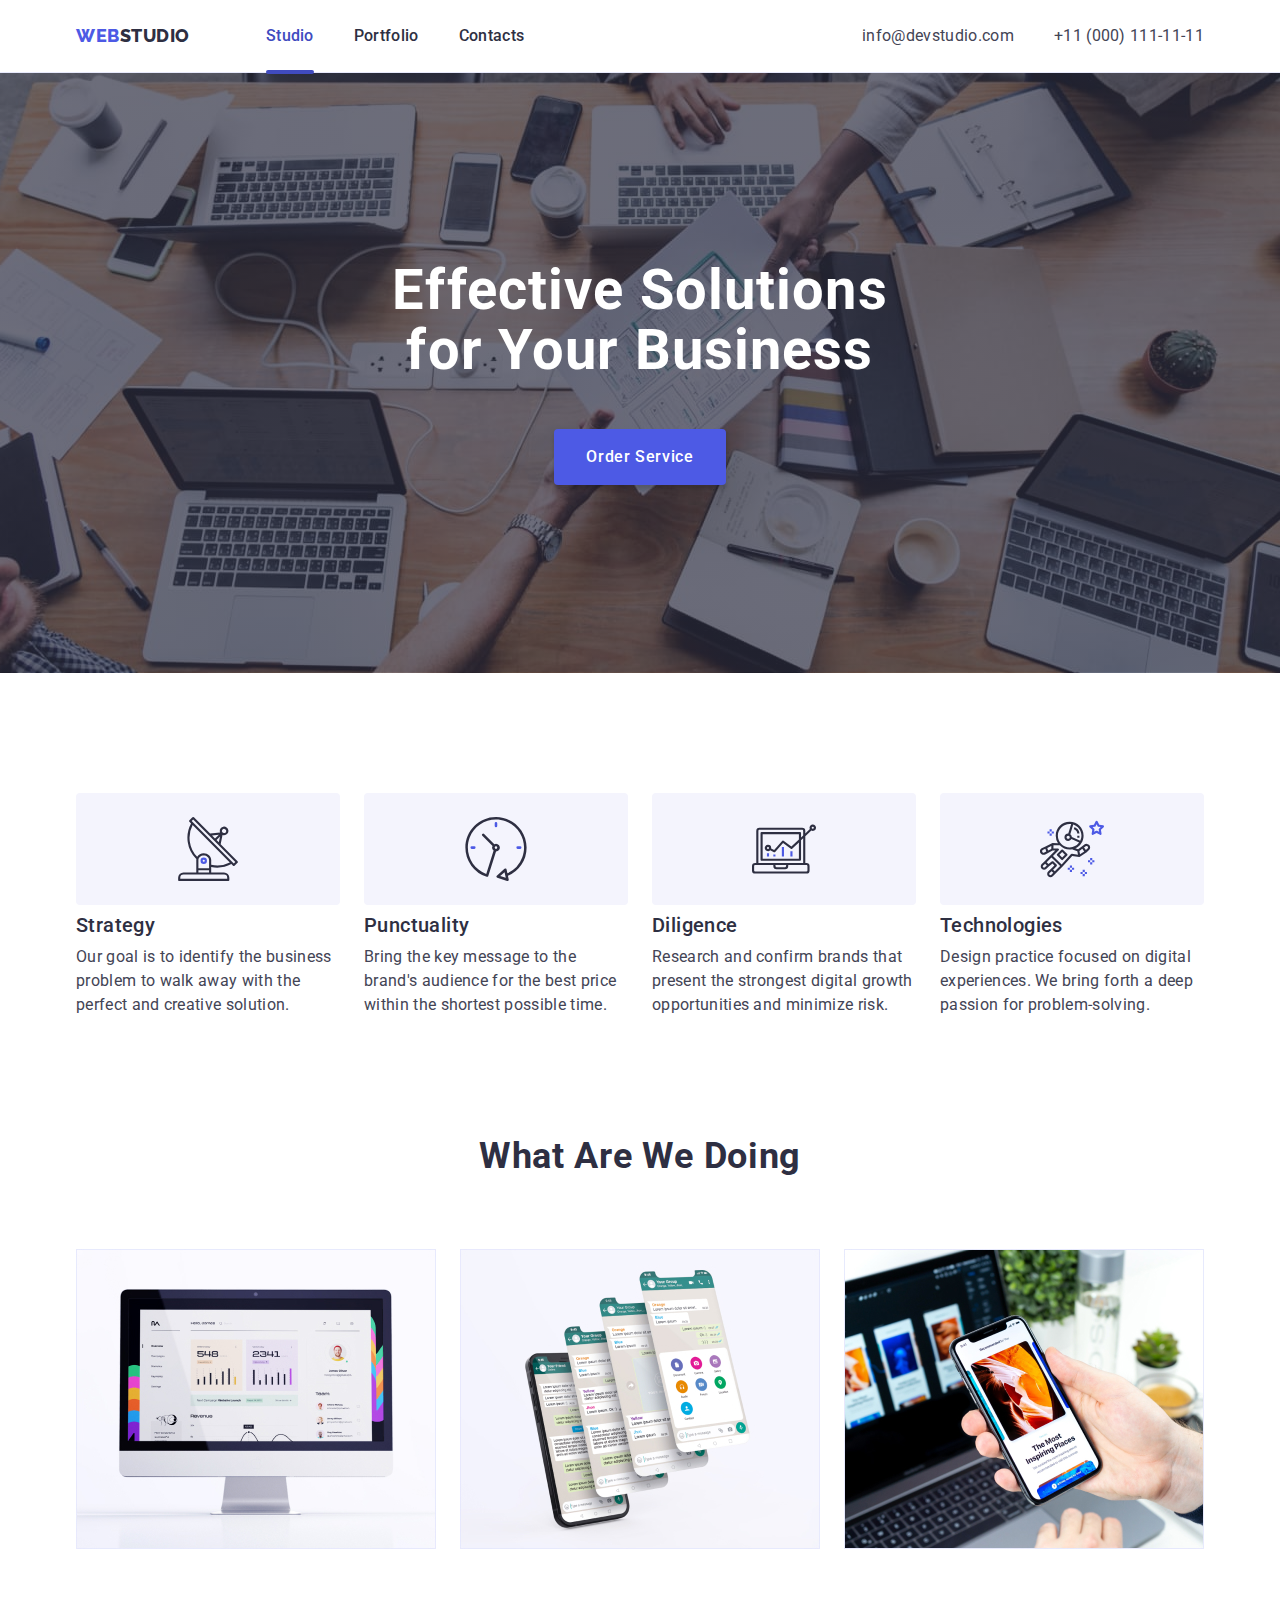
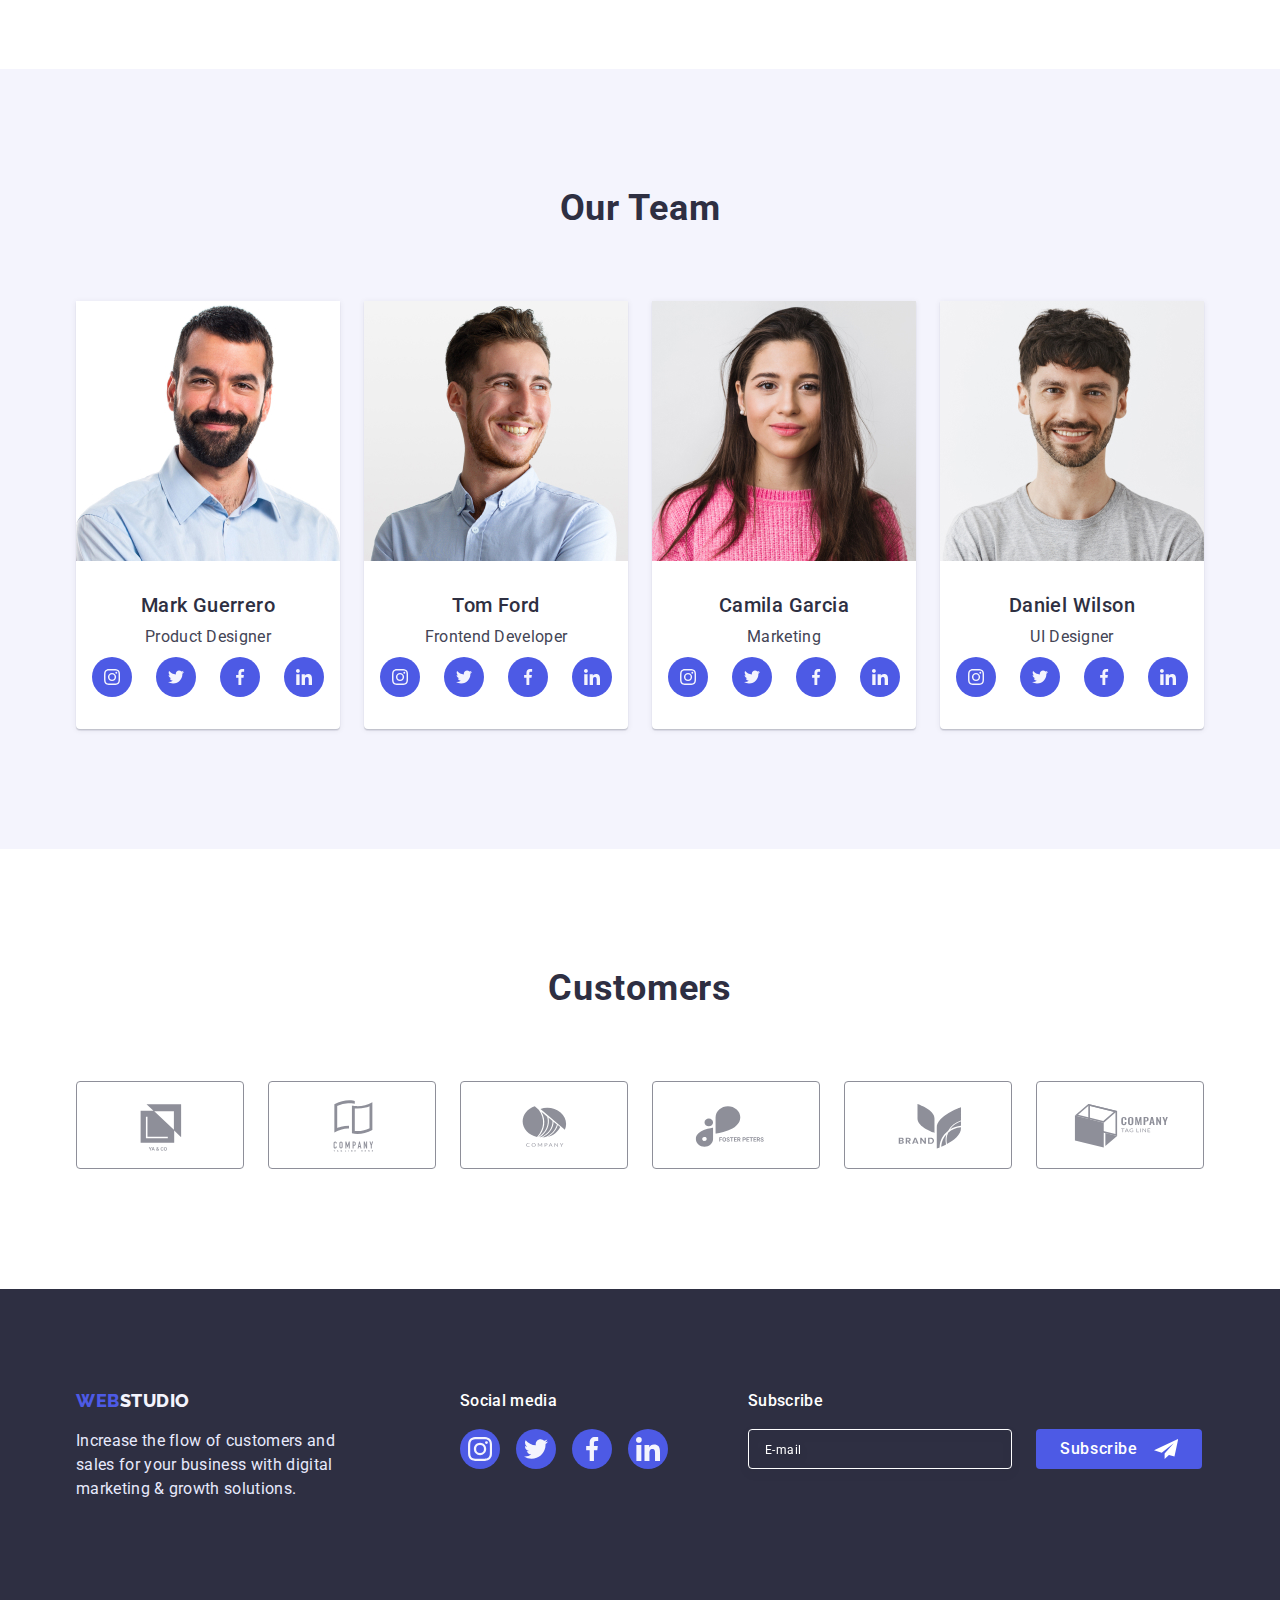
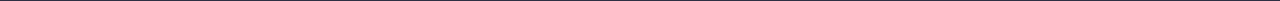
<file: index.html>
<!DOCTYPE html>
<html lang="en">
  <head>
    <meta charset="UTF-8" />
    <meta http-equiv="X-UA-Compatible" content="IE=edge" />
    <meta name="viewport" content="width=device-width, initial-scale=1.0" />
    <title>WebStudio</title>

    <link rel="preconnect" href="https://fonts.googleapis.com" />
    <link rel="preconnect" href="https://fonts.gstatic.com" crossorigin />
    <link
      href="https://fonts.googleapis.com/css2?family=Raleway:wght@800&family=Roboto:wght@400;500;700;900&display=swap"
      rel="stylesheet"
    />
    <link
      rel="stylesheet"
      href="https://cdnjs.cloudflare.com/ajax/libs/modern-normalize/1.1.0/modern-normalize.min.css"
    />
    <link rel="stylesheet" href="./css/styles.css" />
  </head>
  <body>
    <!-- Шапка -->
    <header class="header">
      <div class="container header-main">
        <nav class="nav-box">
          <a href="./index.html" class="header-logo link"
            >Web<span class="logo-item-studio">Studio</span></a
          >

          <ul class="nav-list list">
            <li class="nav-list-item">
              <a href="./index.html" class="nav-item link header-link-item"
                >Studio</a
              >
            </li>
            <li class="nav-list-item">
              <a href="./portfolio.html" class="nav-item link">Portfolio</a>
            </li>
            <li class="nav-list-item">
              <a href="" class="nav-item link">Contacts</a>
            </li>
          </ul>
        </nav>

        <!-- Контактна інформація -->
        <address class="address">
          <ul class="address-list list">
            <li class="address-item">
              <a href="mailto:info@devstudio.com" class="address-mail link"
                >info@devstudio.com</a
              >
            </li>
            <li class="address-item">
              <a href="tel:+110001111111" class="address-mail link"
                >+11 (000) 111-11-11</a
              >
            </li>
          </ul>
        </address>
      </div>
    </header>
    <!-- Main information -->
    <main>
      <!-- Hero image -->

      <section class="hero section">
        <div class="container hero-box">
          <h1 class="hero-title">Effective Solutions for Your Business</h1>
          <button type="button" class="hero-btn" data-modal-open>
            Order Service
          </button>
        </div>
      </section>

      <!-- Цінності компанії -->
      <section class="values section">
        <div class="container">
          <h2 class="values-title">Company features</h2>
          <ul class="values-list list">
            <li class="values-item icon-anntena">
              <div class="values-icon">
                <svg width="64px" height="64px">
                  <use href="./images/icons.svg#icon-antenna"></use>
                </svg>
              </div>

              <h3 class="values-item-title secondary-title">Strategy</h3>
              <p class="values-item-text">
                Our goal is to identify the business problem to walk away with
                the perfect and creative solution.
              </p>
            </li>
            <li class="values-item icon-clock">
              <div class="values-icon">
                <svg width="64px" height="64px">
                  <use href="./images/icons.svg#icon-clock"></use>
                </svg>
              </div>

              <h3 class="values-item-title secondary-title">Punctuality</h3>
              <p class="values-item-text">
                Bring the key message to the brand's audience for the best price
                within the shortest possible time.
              </p>
            </li>
            <li class="values-item icon-diagram">
              <div class="values-icon">
                <svg width="64px" height="64px">
                  <use href="./images/icons.svg#icon-diagram"></use>
                </svg>
              </div>

              <h3 class="values-item-title secondary-title">Diligence</h3>
              <p class="values-item-text">
                Research and confirm brands that present the strongest digital
                growth opportunities and minimize risk.
              </p>
            </li>
            <li class="values-item icon-astronaut">
              <div class="values-icon">
                <svg width="64px" height="64px">
                  <use href="./images/icons.svg#icon-astronaut"></use>
                </svg>
              </div>

              <h3 class="values-item-title secondary-title">Technologies</h3>
              <p class="values-item-text">
                Design practice focused on digital experiences. We bring forth a
                deep passion for problem-solving.
              </p>
            </li>
          </ul>
        </div>
      </section>
      <!-- Робота компанії -->
      <section class="work section">
        <div class="container">
          <h2 class="work-title primary-title">What are we doing</h2>
          <ul class="work-list list">
            <li class="work-item">
              <img
                src="./images/img1.jpg"
                alt="Десктопні додатки"
                width="360"
              />
            </li>
            <li class="work-item">
              <img src="./images/img2.jpg" alt="Мобільні додатки" width="360" />
            </li>
            <li class="work-item">
              <img
                src="./images/img3.jpg"
                alt="Комбіновані додатки"
                width="360"
              />
            </li>
          </ul>
        </div>
      </section>
      <!-- Працівники компанії -->
      <section class="team section">
        <div class="container">
          <h2 class="team-title primary-title">Our Team</h2>
          <ul class="team-list list">
            <li class="team-item">
              <img src="./images/Mark.jpg" alt="Mark Guerrero" width="264" />
              <div class="team-card">
                <h3 class="team-card-title">Mark Guerrero</h3>
                <p class="team-card-text">Product Designer</p>
                <ul class="icons-list list">
                  <li class="icons-item">
                    <a href="#" class="team-link-icon link"
                      ><svg class="icons-body">
                        <use
                          href="./images/icons.svg#icon-instagram"
                          class="team-icon-body"
                        ></use></svg
                    ></a>
                  </li>
                  <li class="icons-item">
                    <a href="#" class="team-link-icon link"
                      ><svg class="icons-body">
                        <use
                          href="./images/icons.svg#icon-twitter"
                          class="team-icon-body"
                        ></use></svg
                    ></a>
                  </li>
                  <li class="icons-item">
                    <a href="#" class="team-link-icon link"
                      ><svg class="icons-body">
                        <use
                          href="./images/icons.svg#icon-facebook"
                          class="team-icon-body"
                        ></use></svg
                    ></a>
                  </li>
                  <li class="icons-item">
                    <a href="#" class="team-link-icon link"
                      ><svg class="icons-body">
                        <use
                          href="./images/icons.svg#icon-linkedin"
                          class="team-icon-body"
                        ></use></svg
                    ></a>
                  </li>
                </ul>
              </div>
            </li>
            <li class="team-item">
              <img src="./images/Tom.jpg" alt="Tom Ford" width="264" />
              <div class="team-card">
                <h3 class="team-card-title">Tom Ford</h3>
                <p class="team-card-text">Frontend Developer</p>
                <ul class="icons-list list">
                  <li class="icons-item">
                    <a href="#" class="team-link-icon link"
                      ><svg class="icons-body">
                        <use
                          href="./images/icons.svg#icon-instagram"
                          class="team-icon-body"
                        ></use></svg
                    ></a>
                  </li>
                  <li class="icons-item">
                    <a href="#" class="team-link-icon link"
                      ><svg class="icons-body">
                        <use
                          href="./images/icons.svg#icon-twitter"
                          class="team-icon-body"
                        ></use></svg
                    ></a>
                  </li>
                  <li class="icons-item">
                    <a href="#" class="team-link-icon link"
                      ><svg class="icons-body">
                        <use
                          href="./images/icons.svg#icon-facebook"
                          class="team-icon-body"
                        ></use></svg
                    ></a>
                  </li>
                  <li class="icons-item">
                    <a href="#" class="team-link-icon link"
                      ><svg class="icons-body">
                        <use
                          href="./images/icons.svg#icon-linkedin"
                          class="team-icon-body"
                        ></use></svg
                    ></a>
                  </li>
                </ul>
              </div>
            </li>
            <li class="team-item">
              <img src="./images/Camila.jpg" alt="Camila Garcia" width="264" />
              <div class="team-card">
                <h3 class="team-card-title">Camila Garcia</h3>
                <p class="team-card-text">Marketing</p>
                <ul class="icons-list list">
                  <li class="icons-item">
                    <a href="#" class="team-link-icon link"
                      ><svg class="icons-body">
                        <use
                          href="./images/icons.svg#icon-instagram"
                          class="team-icon-body"
                        ></use></svg
                    ></a>
                  </li>
                  <li class="icons-item">
                    <a href="#" class="team-link-icon link"
                      ><svg class="icons-body">
                        <use
                          href="./images/icons.svg#icon-twitter"
                          class="team-icon-body"
                        ></use></svg
                    ></a>
                  </li>
                  <li class="icons-item">
                    <a href="#" class="team-link-icon link"
                      ><svg class="icons-body">
                        <use
                          href="./images/icons.svg#icon-facebook"
                          class="team-icon-body"
                        ></use></svg
                    ></a>
                  </li>
                  <li class="icons-item">
                    <a href="#" class="team-link-icon link"
                      ><svg class="icons-body">
                        <use
                          href="./images/icons.svg#icon-linkedin"
                          class="team-icon-body"
                        ></use></svg
                    ></a>
                  </li>
                </ul>
              </div>
            </li>
            <li class="team-item">
              <img src="./images/Daniel.jpg" alt="Daniel Wilson" width="264" />
              <div class="team-card">
                <h3 class="team-card-title">Daniel Wilson</h3>
                <p class="team-card-text">UI Designer</p>
                <ul class="icons-list list">
                  <li class="icons-item">
                    <a href="#" class="team-link-icon link"
                      ><svg class="icons-body">
                        <use
                          href="./images/icons.svg#icon-instagram"
                          class="team-icon-body"
                        ></use></svg
                    ></a>
                  </li>
                  <li class="icons-item">
                    <a href="#" class="team-link-icon link"
                      ><svg class="icons-body">
                        <use
                          href="./images/icons.svg#icon-twitter"
                          class="team-icon-body"
                        ></use></svg
                    ></a>
                  </li>
                  <li class="icons-item">
                    <a href="#" class="team-link-icon link"
                      ><svg class="icons-body">
                        <use
                          href="./images/icons.svg#icon-facebook"
                          class="team-icon-body"
                        ></use></svg
                    ></a>
                  </li>
                  <li class="icons-item">
                    <a href="#" class="team-link-icon link"
                      ><svg class="icons-body">
                        <use
                          href="./images/icons.svg#icon-linkedin"
                          class="team-icon-body"
                        ></use></svg
                    ></a>
                  </li>
                </ul>
              </div>
            </li>
          </ul>
        </div>
      </section>
      <section class="section">
        <div class="container">
          <h2 class="customers-title primary-title">Customers</h2>
          <ul class="list customers-list">
            <li>
              <a href="#" class="link customers-link">
                <svg class="customers-body">
                  <use
                    href="./images/icons.svg#icon-first-client"
                    class="customers-icon"
                  ></use></svg
              ></a>
            </li>
            <li>
              <a href="#" class="link customers-link">
                <svg class="customers-body">
                  <use
                    href="./images/icons.svg#icon-second-client"
                    class="customers-icon"
                  ></use></svg
              ></a>
            </li>
            <li>
              <a href="#" class="link customers-link">
                <svg class="customers-body">
                  <use
                    href="./images/icons.svg#icon-third-client"
                    class="customers-icon"
                  ></use></svg
              ></a>
            </li>
            <li>
              <a href="#" class="link customers-link">
                <svg class="customers-body">
                  <use
                    href="./images/icons.svg#icon-four-client"
                    class="customers-icon"
                  ></use></svg
              ></a>
            </li>
            <li>
              <a href="#" class="link customers-link">
                <svg class="customers-body">
                  <use
                    href="./images/icons.svg#icon-five-client"
                    class="customers-icon"
                  ></use></svg
              ></a>
            </li>
            <li>
              <a href="#" class="link customers-link">
                <svg class="customers-body">
                  <use
                    href="./images/icons.svg#icon-six-client"
                    class="customers-icon"
                  ></use></svg
              ></a>
            </li>
          </ul>
        </div>
      </section>
    </main>
    <!-- Footer -->
    <footer class="footer">
      <div class="container footer-container">
        <div class="footer-box">
          <a href="./index.html" class="header-logo link footer-logo"
            >Web<span class="logo-footer-studio">Studio</span></a
          >

          <p class="footer-text">
            Increase the flow of customers and sales for your business with
            digital marketing & growth solutions.
          </p>
        </div>
        <div class="footer-box-item">
          <h2 class="social-media-title">Social media</h2>
          <ul class="social-media-list list">
            <li class="icons-item">
              <a href="#" class="team-link-icon link social-media-icons"
                ><svg width="24px" height="24px">
                  <use
                    href="./images/icons.svg#icon-instagram"
                    class="team-icon-body"
                  ></use></svg
              ></a>
            </li>
            <li class="icons-item">
              <a href="#" class="team-link-icon link social-media-icons"
                ><svg width="24px" height="24px">
                  <use
                    href="./images/icons.svg#icon-twitter"
                    class="team-icon-body"
                  ></use></svg
              ></a>
            </li>
            <li class="icons-item">
              <a href="#" class="team-link-icon link social-media-icons"
                ><svg width="24px" height="24px">
                  <use
                    href="./images/icons.svg#icon-facebook"
                    class="team-icon-body"
                  ></use></svg
              ></a>
            </li>
            <li class="icons-item">
              <a href="#" class="team-link-icon link social-media-icons"
                ><svg width="24px" height="24px">
                  <use
                    href="./images/icons.svg#icon-linkedin"
                    class="team-icon-body"
                  ></use></svg
              ></a>
            </li>
          </ul>
        </div>
        <div class="subscribe-container">
          <p class="container-title">Subscribe</p>
          <form class="subscribe-form">
            <label class="subscribe-label">
              <input
                type="text"
                name="email"
                placeholder="E-mail"
                class="subscribe-input"
              />
            </label>
            <button type="submit" class="subscribe-button">
              Subscribe
              <svg width="24px" height="24px" class="send-icon">
                <use href="./images/icons.svg#icon-send"></use>
              </svg>
            </button>
          </form>
        </div>
      </div>
    </footer>

    <div class="backdrop is-hidden" data-modal>
      <div class="modal">
        <button type="button" class="button-close" data-modal-close>
          <svg width="8px" height="8px">
            <use href="./images/icons.svg#icon-close-black-18dp"></use>
          </svg>
        </button>
        <p class="modal-title">Leave your contacts and we will call you back</p>
        <form class="modal-form">
          <div class="modal-form-input">
            <div class="modal-input-wraper">
              <label for="name" class="modal-lable">Name</label>
              <div class="wraper-input">
                <input type="text" name="name" id="name" class="modal-input" />
                <svg width="18px" height="24px" class="modal-input-icon">
                  <use href="./images/icons.svg#icon-name"></use>
                </svg>
              </div>
            </div>
            <div class="modal-input-wraper">
              <label for="tel" class="modal-lable">Phone</label>
              <div class="wraper-input">
                <input type="tel" name="tel" id="tel" class="modal-input" />
                <svg width="18px" height="24px" class="modal-input-icon">
                  <use href="./images/icons.svg#icon-phone"></use>
                </svg>
              </div>
            </div>
            <div class="modal-input-wraper">
              <label for="email" class="modal-lable">Email</label>
              <div class="wraper-input">
                <input
                  type="email"
                  name="email"
                  id="email"
                  class="modal-input"
                />
                <svg width="18px" height="24px" class="modal-input-icon">
                  <use href="./images/icons.svg#icon-email"></use>
                </svg>
              </div>
            </div>
            <div class="modal-input-wraper">
              <label for="comment" class="modal-lable">Comment</label>
              <textarea
                name="comment"
                id="comment"
                placeholder="Text input"
                class="modal-textarea"
              ></textarea>
            </div>
          </div>
          <label class="policy-label">
            <input type="checkbox" name="policy" class="policy-input" />
            <span class="policy-checkbox">
              <svg width="10px" height="8px">
                <use href="./images/icons.svg#icon-vector"></use>
              </svg>
            </span>
            <span class="policy-text"
              >I accept the terms and conditions of the
              <a href="#" class="policy-link">Privacy Policy</a></span
            >
          </label>
          <button type="submit" class="modal-button">Send</button>
        </form>
      </div>
    </div>

    <!-- Script -->

    <script src="./modal.js"></script>
  </body>
</html>
</file>
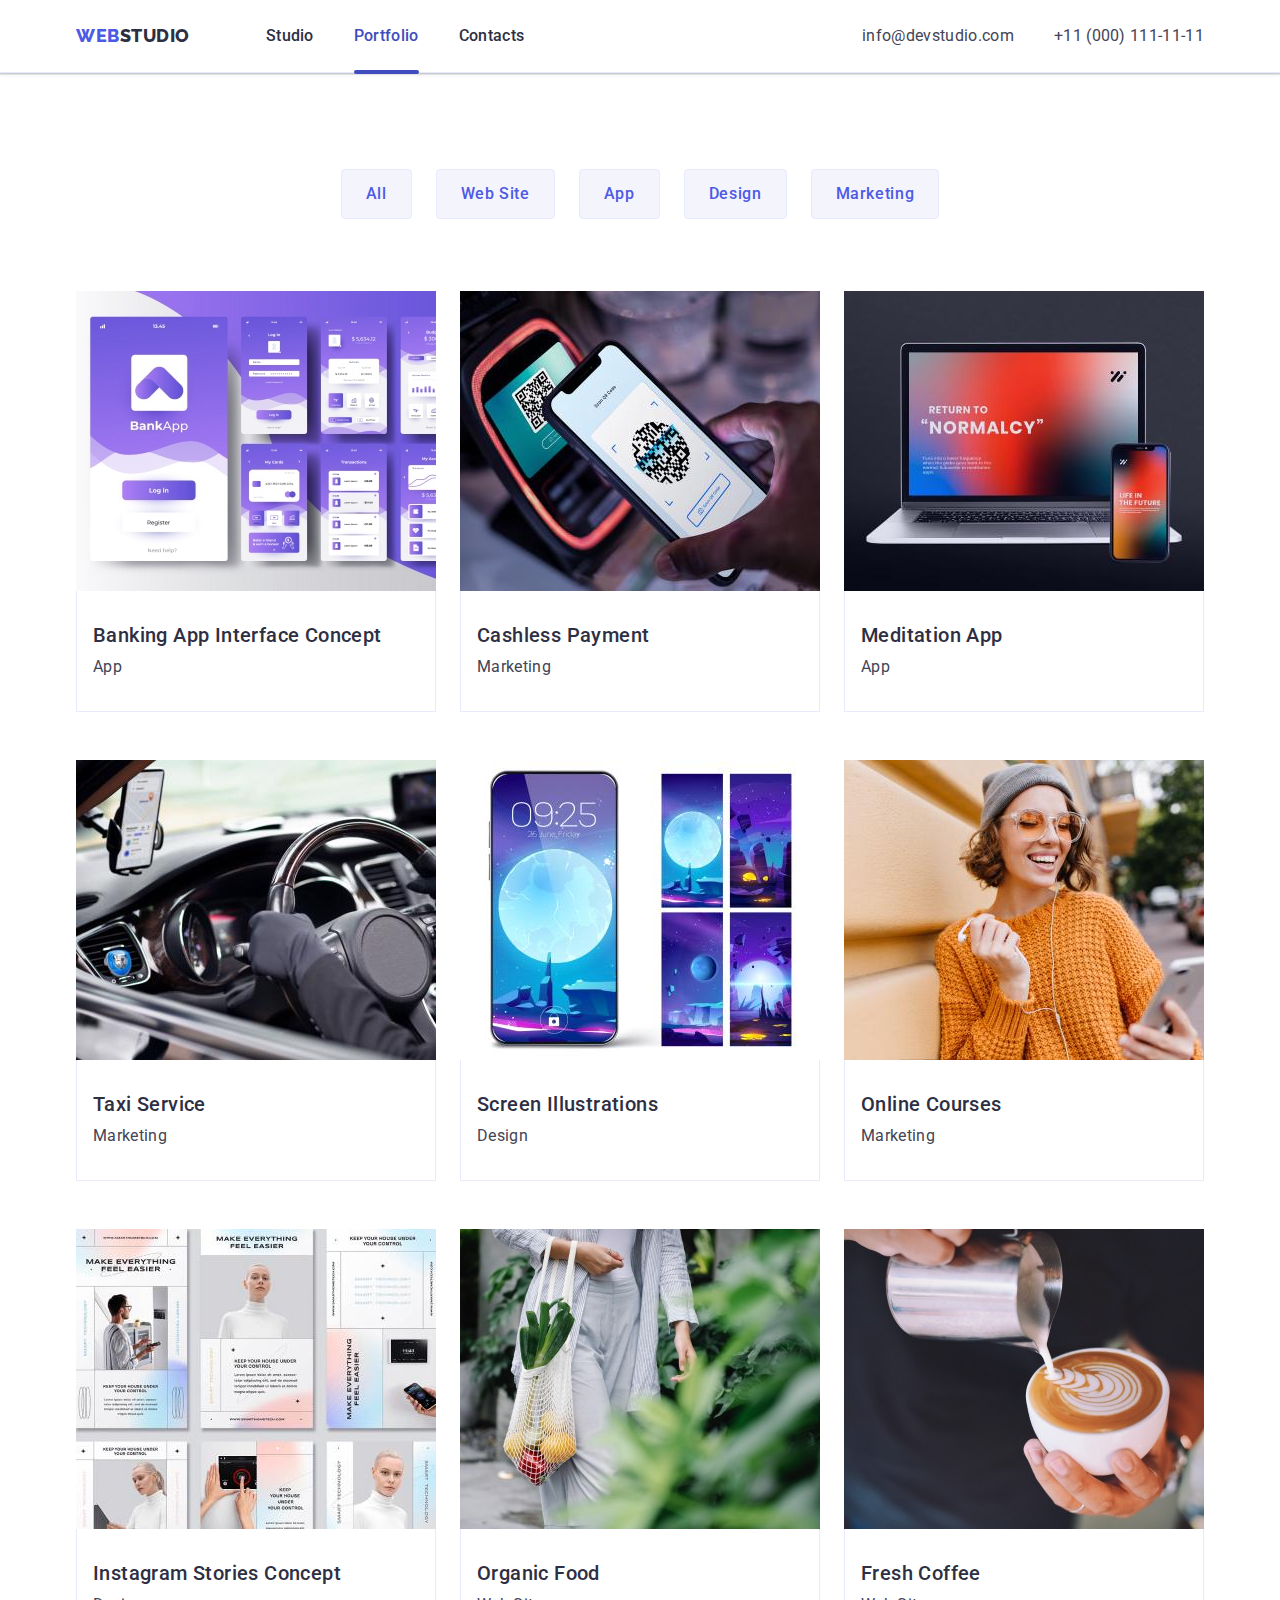
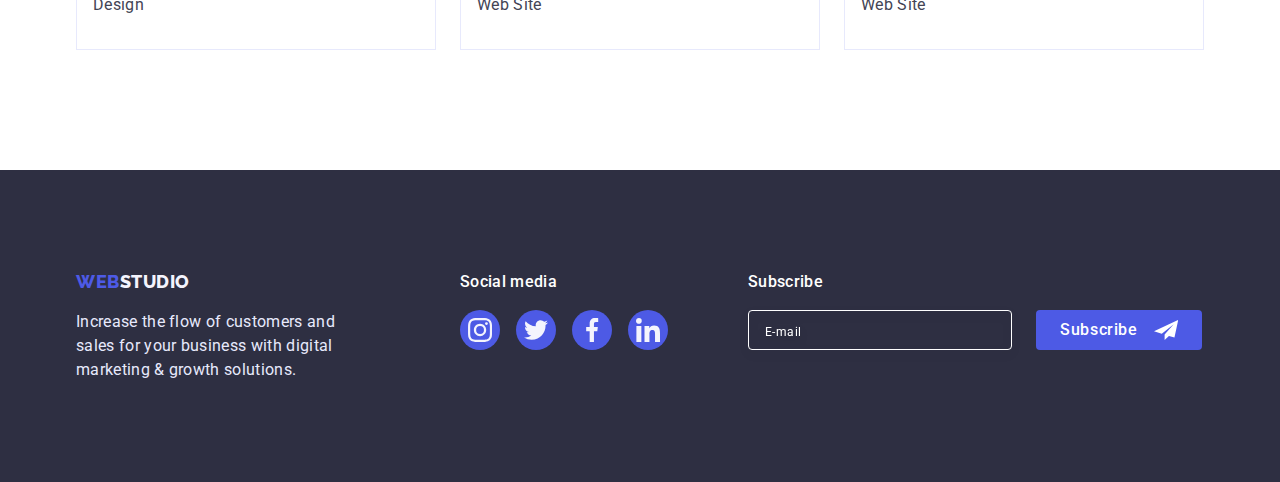
<file: portfolio.html>
<!DOCTYPE html>
<html lang="en">
  <head>
    <meta charset="UTF-8" />
    <meta http-equiv="X-UA-Compatible" content="IE=edge" />
    <meta name="viewport" content="width=device-width, initial-scale=1.0" />
    <title>Portfolio</title>

    <link rel="preconnect" href="https://fonts.googleapis.com" />
    <link rel="preconnect" href="https://fonts.gstatic.com" crossorigin />
    <link
      href="https://fonts.googleapis.com/css2?family=Raleway:wght@800&family=Roboto:wght@400;500;700;900&display=swap"
      rel="stylesheet"
    />
    <link
      rel="stylesheet"
      href="https://cdnjs.cloudflare.com/ajax/libs/modern-normalize/1.1.0/modern-normalize.min.css"
    />
    <link rel="stylesheet" href="./css/styles.css" />
  </head>
  <body>
    <!-- Шапка -->
    <header class="header header-box">
      <div class="container header-main">
        <nav class="nav-box">
          <a href="./index.html" class="header-logo link"
            >Web<span class="logo-item-studio">Studio</span></a
          >

          <ul class="nav-list list">
            <li class="nav-list-item">
              <a href="./index.html" class="nav-item link">Studio</a>
            </li>
            <li class="nav-list-item">
              <a href="./portfolio.html" class="nav-item link header-link-item">Portfolio</a>
            </li>
            <li class="nav-list-item">
              <a href="" class="nav-item link">Contacts</a>
            </li>
          </ul>
        </nav>

        <!-- Контактна інформація -->
        <address class="address">
          <ul class="address-list list">
            <li class="address-item">
              <a href="mailto:info@devstudio.com" class="address-mail link"
                >info@devstudio.com</a
              >
            </li>
            <li class="address-item">
              <a href="tel:+110001111111" class="address-mail link"
                >+11 (000) 111-11-11</a
              >
            </li>
          </ul>
        </address>
      </div>
    </header>
    <!-- main -->
    <main>
      <section class="portfolio-section section">
        <h1 hidden class="values-title">Our work</h1>
        <!-- list battons -->
        <div class="container">
          <ul class="portfolio-btn-list list">
            <li class="portfolio-btn-item">
              <button type="button" class="portfolio-btn">All</button>
            </li>

            <li class="portfolio-btn-item">
              <button type="button" class="portfolio-btn">Web Site</button>
            </li>
            <li class="portfolio-btn-item">
              <button type="button" class="portfolio-btn">App</button>
            </li>
            <li class="portfolio-btn-item">
              <button type="button" class="portfolio-btn">Design</button>
            </li>
            <li class="portfolio-btn-item">
              <button type="button" class="portfolio-btn">Marketing</button>
            </li>
          </ul>

          <!-- list links -->
          <ul class="projects-list list">
            <li class="projects-list-item">
              <a href="#" class="projects-list-link link">
                <div class="foto-block">
                  <img
                    src="./images-portfolio/image-bankingapp.jpg"
                    alt="link our work"
                    width="360"
                    height="300"
                  />
                  <div class="style-text-box">
                    <p class="style-text">
                      14 Stylish and User-Friendly App Design Concepts · Task
                      Manager App · Calorie Tracker App · Exotic Fruit Ecommerce
                      App · Cloud Storage App
                    </p>
                  </div>
                </div>
                <div class="project-item-text">
                  <h2 class="project-link-title">
                    Banking App Interface Concept
                  </h2>
                  <p class="projects-link-text">App</p>
                </div>
              </a>
            </li>
            <li class="projects-list-item">
              <a href="#" class="projects-list-link link"
                ><div class="foto-block">
                  <img
                    src="./images-portfolio/image2.jpg"
                    alt="link our work"
                    width="360"
                    height="300"
                  />
                  <div class="style-text-box">
                    <p class="style-text">
                      14 Stylish and User-Friendly App Design Concepts · Task
                      Manager App · Calorie Tracker App · Exotic Fruit Ecommerce
                      App · Cloud Storage App
                    </p>
                  </div>
                </div>
                <div class="project-item-text">
                  <h2 class="project-link-title">Cashless Payment</h2>
                  <p class="projects-link-text">Marketing</p>
                </div>
              </a>
            </li>
            <li class="projects-list-item">
              <a href="#" class="projects-list-link link"
                ><div class="foto-block">
                  <img
                    src="./images-portfolio/image3.jpg"
                    alt="link our work"
                    width="360"
                    height="300"
                  />
                  <div class="style-text-box">
                    <p class="style-text">
                      14 Stylish and User-Friendly App Design Concepts · Task
                      Manager App · Calorie Tracker App · Exotic Fruit Ecommerce
                      App · Cloud Storage App
                    </p>
                  </div>
                </div>
                <div class="project-item-text">
                  <h2 class="project-link-title">Meditation App</h2>
                  <p class="projects-link-text">App</p>
                </div>
              </a>
            </li>
            <li class="projects-list-item">
              <a href="#" class="projects-list-link link"
                ><div class="foto-block">
                  <img
                    src="./images-portfolio/image4.jpg"
                    alt="link our work"
                    width="360"
                    height="300"
                  />
                  <div class="style-text-box">
                    <p class="style-text">
                      14 Stylish and User-Friendly App Design Concepts · Task
                      Manager App · Calorie Tracker App · Exotic Fruit Ecommerce
                      App · Cloud Storage App
                    </p>
                  </div>
                </div>
                <div class="project-item-text">
                  <h2 class="project-link-title">Taxi Service</h2>
                  <p class="projects-link-text">Marketing</p>
                </div>
              </a>
            </li>
            <li class="projects-list-item">
              <a href="#" class="projects-list-link link"
                ><div class="foto-block">
                  <img
                    src="./images-portfolio/image5.jpg"
                    alt="link our work"
                    width="360"
                    height="300"
                  />
                  <div class="style-text-box">
                    <p class="style-text">
                      14 Stylish and User-Friendly App Design Concepts · Task
                      Manager App · Calorie Tracker App · Exotic Fruit Ecommerce
                      App · Cloud Storage App
                    </p>
                  </div>
                </div>
                <div class="project-item-text">
                  <h2 class="project-link-title">Screen Illustrations</h2>
                  <p class="projects-link-text">Design</p>
                </div>
              </a>
            </li>
            <li class="projects-list-item">
              <a href="#" class="projects-list-link link"
                ><div class="foto-block">
                  <img
                    src="./images-portfolio/image6.jpg"
                    alt="link our work"
                    width="360"
                    height="300"
                  />
                  <div class="style-text-box">
                    <p class="style-text">
                      14 Stylish and User-Friendly App Design Concepts · Task
                      Manager App · Calorie Tracker App · Exotic Fruit Ecommerce
                      App · Cloud Storage App
                    </p>
                  </div>
                </div>
                <div class="project-item-text">
                  <h2 class="project-link-title">Online Courses</h2>
                  <p class="projects-link-text">Marketing</p>
                </div>
              </a>
            </li>
            <li class="projects-list-item">
              <a href="#" class="projects-list-link link"
                ><div class="foto-block">
                  <img
                    src="./images-portfolio/image7.jpg"
                    alt="link our work"
                    width="360"
                    height="300"
                  />
                  <div class="style-text-box">
                    <p class="style-text">
                      14 Stylish and User-Friendly App Design Concepts · Task
                      Manager App · Calorie Tracker App · Exotic Fruit Ecommerce
                      App · Cloud Storage App
                    </p>
                  </div>
                </div>
                <div class="project-item-text">
                  <h2 class="project-link-title">Instagram Stories Concept</h2>
                  <p class="projects-link-text">Design</p>
                </div>
              </a>
            </li>
            <li class="projects-list-item">
              <a href="#" class="projects-list-link link"
                ><div class="foto-block">
                  <img
                    src="./images-portfolio/image8.jpg"
                    alt="link our work"
                    width="360"
                    height="300"
                  />
                  <div class="style-text-box">
                    <p class="style-text">
                      14 Stylish and User-Friendly App Design Concepts · Task
                      Manager App · Calorie Tracker App · Exotic Fruit Ecommerce
                      App · Cloud Storage App
                    </p>
                  </div>
                </div>
                <div class="project-item-text">
                  <h2 class="project-link-title">Organic Food</h2>
                  <p class="projects-link-text">Web Site</p>
                </div>
              </a>
            </li>
            <li class="projects-list-item">
              <a href="#" class="projects-list-link link"
                ><div class="foto-block">
                  <img
                    src="./images-portfolio/image9.jpg"
                    alt="link our work"
                    width="360"
                    height="300"
                  />
                  <div class="style-text-box">
                    <p class="style-text">
                      14 Stylish and User-Friendly App Design Concepts · Task
                      Manager App · Calorie Tracker App · Exotic Fruit Ecommerce
                      App · Cloud Storage App
                    </p>
                  </div>
                </div>
                <div class="project-item-text">
                  <h2 class="project-link-title">Fresh Coffee</h2>
                  <p class="projects-link-text">Web Site</p>
                </div>
              </a>
            </li>
          </ul>
        </div>
      </section>
    </main>

    <!-- Footer -->
    <footer class="footer">
      <div class="container footer-container">
        <div class="footer-box">
        <a href="./index.html" class="header-logo link footer-logo"
          >Web<span class="logo-footer-studio">Studio</span></a
        >
  
        <p class="footer-text">
          Increase the flow of customers and sales for your business with digital
          marketing & growth solutions.
        </p>
      </div>
      <div class="footer-box-item">
        <h2 class="social-media-title">Social media</h2>
        <ul class="social-media-list list">
          <li class="icons-item"> <a href="#" class="team-link-icon link social-media-icons"><svg width="24px" height="24px">
            <use href="./images/icons.svg#icon-instagram" class="team-icon-body"></use>
          </svg></a> </li>
          <li class="icons-item"> <a href="#" class="team-link-icon link social-media-icons"><svg width="24px" height="24px">
            <use href="./images/icons.svg#icon-twitter" class="team-icon-body"></use>
          </svg></a> </li>
          <li class="icons-item"> <a href="#" class="team-link-icon link social-media-icons"><svg width="24px" height="24px">
            <use href="./images/icons.svg#icon-facebook" class="team-icon-body"></use>
          </svg></a> </li>
          <li class="icons-item"> <a href="#" class="team-link-icon link social-media-icons"><svg width="24px" height="24px">
            <use href="./images/icons.svg#icon-linkedin" class="team-icon-body"></use>
          </svg></a> </li>
        </ul>
      </div>
      <div class="subscribe-container">
        <p class="container-title">Subscribe</p>
        <form class="subscribe-form">
          <label class="subscribe-label">
            <input type="text" name="email" placeholder="E-mail" class="subscribe-input">
          </label>
          <button type="submit" class="subscribe-button">
            Subscribe
            <svg width="24px" height="24px" class="send-icon">
              <use href="./images/icons.svg#icon-send"></use>
            </svg>
          </button>
        </form>
      </div>
    </div>
      
  
    </footer>
  </body>
</html>
</file>
<file: css/styles.css>
:root {
  --text-color: #434455;
  --dark-text: #2e2f42;
  --primary-brand: #4d5ae5;
  --accent-text: #e7e9fc;
  --presed-state: #404bbf;
  --success-text: #31d0aa;
  --subtle-text: #8e8f99;
  --light-text: #f4f4fd;
  --modal-overlay: rgba(46, 47, 66, 0.4);
  --hero-background: rgba(46, 47, 66, 0.7);
  --cubik-modal: cubic-bezier(0.4, 0, 0.2, 1)
}

p,
h1,
h2,
h3,
h4,
h5,
h6 {
  margin: 0;
}

ul {
  padding-left: 0;
  margin: 0;
}

/* Body */
body {
  font-family: "Roboto", sans-serif;
  font-size: 16px;
  color: var(--text-color);
  background-color: #ffffff;
}

.section {
  padding-top: 120px;
  padding-bottom: 120px;
}

.list {
  list-style: none;
}
.link {
  text-decoration: none;
}

.container {
  width: 1158px;
  padding-right: 15px;
  padding-left: 15px;

  margin-right: auto;
  margin-left: auto;
}

/* Header */

.header {
  padding-top: 24px;
  padding-bottom: 24px;
  border-bottom: 1px solid var(--accent-text);
  box-shadow: 0px 2px 1px rgba(46, 47, 66, 0.08),
    0px 1px 1px rgba(46, 47, 66, 0.16), 0px 1px 6px rgba(46, 47, 66, 0.08);
}

.header-main {
  display: flex;

  align-items: center;
}

.nav-box {
  display: flex;
}

/* logo */
.header-logo {
  margin-right: 76px;

  font-family: "Raleway", sans-serif;
  font-style: normal;
  font-weight: 800;
  font-size: 18px;
  line-height: 1.33;
  color: var(--primary-brand);
  letter-spacing: 0.03em;
  text-transform: uppercase;
}

.logo-item-studio {
  color: var(--dark-text);
}

/* nav */
.nav-list {
  display: flex;
}

.nav-list-item:not(:last-child) {
  margin-right: 40px;
}

.nav-item {
  position: relative;
  color: var(--dark-text);
  transition: color 250ms cubic-bezier(0.4, 0, 0.2, 1);

  font-style: normal;
  font-weight: 500;

  line-height: 1.5;
  letter-spacing: 0.02em;
}

.nav-item::after {
  content: "";
  position: absolute;
  left: 0;
  top: 44px;

  display: block;
  width: 100%;
  height: 4px;
  background-color: var(--presed-state);
  border-radius: 2px;

  transform: scaleX(0);
  transition: transform 250ms cubic-bezier(0.4, 0, 0.2, 1);
}

.nav-item.header-link-item {
  color: var(--presed-state);
}
.nav-item.header-link-item::after {
  transform: scaleX(1);
}

.nav-item:hover,
.nav-item:focus {
  color: var(--presed-state);
}

/* Contact information */
.address {
  margin-left: auto;

  font-style: normal;
}
.address-list {
  display: flex;
}

.address-item:not(:last-child) {
  margin-right: 40px;
}

.address-mail {
  color: var(--text-color);
  transition: color 250ms cubic-bezier(0.4, 0, 0.2, 1);
  font-size: 16px;
  line-height: 1.5;
  letter-spacing: 0.02em;
}
.address-mail:hover,
.address-mail:focus {
  color: var(--presed-state);
}
.address-tel {
  color: var(--text-color);
  font-size: 16px;
  line-height: 1.5;
  letter-spacing: 0.02em;
}
.address-tel:hover,
.address-tel:focus {
  color: var(--presed-state);
}

/* Start Index.html main */

/* Hero page */
.hero {
  padding-bottom: 188px;
  padding-top: 188px;
  text-align: center;

  background-color: var(--dark-text);
  max-width: 1440px;

  margin-right: auto;
  margin-left: auto;
  background-image: linear-gradient(
      var(--hero-background),
      var(--hero-background)
    ),
    url(../images/people-office.jpg);
  /* /* background-image: url(../images/people-office\ 1.jpg); */
  background-repeat: no-repeat;
  background-position: center;
  background-size: cover;
}

.hero-title {
  width: 496px;
  color: #ffffff;
  font-style: normal;
  font-weight: 700;
  font-size: 56px;
  line-height: 1.07;

  letter-spacing: 0.02em;
  margin: 0 auto;
}
.hero-btn {
  margin-top: 48px;
  padding: 16px 32px;
  border-color: transparent;
  min-width: 169px;

  border: 0;
  border-radius: 4px;
  cursor: pointer;
  box-shadow: 0px 4px 4px rgba(0, 0, 0, 0.15);
  font-size: 16px;
  color: #ffffff;
  font-style: normal;
  font-weight: 500;

  line-height: 1.5;

  letter-spacing: 0.04em;
  background-color: var(--primary-brand);
  transition: background-color 250ms cubic-bezier(0.4, 0, 0.2, 1);
}
.hero-btn:hover,
.hero-btn:focus {
  background-color: #404bbf;
}
/* values of company (section 1) */

.values-list {
  display: flex;

  gap: 24px;
}

.values-item {
  flex-basis: calc((100%-72px) / 4);
}

.values-icon {
  display: flex;
  align-items: center;
  justify-content: center;
  width: 264px;
  height: 112px;
  border-radius: 4px;
  background-color: var(--light-text);
}

.values-title {
  position: absolute;
  word-spacing: nowrap;
  width: 1px;
  height: 1px;
  overflow: hidden;
  border: 0;
  padding: 0;
  clip: rect(0 0 0 0);
  clip-path: inset(50%);
  margin: -1px;
}

.values-list {
  display: flex;
  gap: 24px;
}

.values-item-title {
  margin-top: 8px;
  margin-bottom: 8px;
}

.secondary-title {
  color: var(--dark-text);
  font-style: normal;
  font-weight: 500;
  font-size: 20px;
  line-height: 1.2;
  letter-spacing: 0.02em;
}

.values-item-text {
  line-height: 1.5;
  letter-spacing: 0.02em;
}
/* Work section 2 */
.work {
  padding-top: 0;
}

.work-title {
  margin-bottom: 72px;
}

.primary-title {
  color: var(--dark-text);
  font-style: normal;
  font-weight: 700;
  font-size: 36px;
  line-height: 1.11;
  text-align: center;
  letter-spacing: 0.02em;
  text-transform: capitalize;
}
img {
  display: block;
}

.work-list {
  display: flex;
  padding: 0;
}

.work-item:not(:last-child) {
  margin-right: 24px;
}
/* Our Team */
.team {
  background-color: var(--light-text);
}

.team-title {
  margin-bottom: 72px;
}

.team-list {
  display: flex;
}

.team-item {
  background-color: #ffffff;
  flex-direction: column;
  justify-content: center;
  align-items: center;

  gap: 32px;
  box-shadow: 0px 1px 6px rgba(46, 47, 66, 0.08),
    0px 1px 1px rgba(46, 47, 66, 0.16), 0px 2px 1px rgba(46, 47, 66, 0.08);
  border-radius: 0px 0px 4px 4px;
}

.team-item:not(:last-child) {
  margin-right: 24px;
}

.team-card {
  padding: 32px 16px;
}

.team-card-title {
  color: var(--dark-text);
  font-style: normal;
  font-weight: 500;
  font-size: 20px;
  line-height: 1.2;
  text-align: center;
  letter-spacing: 0.02em;
  margin-bottom: 8px;
}

.team-card-text {
  line-height: 1.5;
  text-align: center;
  letter-spacing: 0.02em;
  margin-bottom: 8px;
}

.icons-list {
  display: flex;
  justify-content: center;
  gap: 24px;
}

.team-link-icon {
  display: flex;
  align-items: center;
  justify-content: center;

  width: 40px;
  height: 40px;
  border-radius: 50%;
  background-color: var(--primary-brand);
  transition: background-color 250ms cubic-bezier(0.4, 0, 0.2, 1);
}

.team-link-icon:hover,
.team-link-icon:focus {
  background-color: var(--presed-state);
}

.icons-item {
  border-radius: 50%;
}

.icons-body {
  width: 16px;
  height: 16px;
}

/**------Customers-------**/
.customers-title {
  margin-bottom: 72px;
}

.customers-list {
  display: flex;
  gap: 24px;
}

.customers-link {
  display: flex;
  justify-content: center;
  align-items: center;

  width: 168px;
  height: 88px;
  padding: 16px 32px;

  border: 1px solid #8e8f99;
  border-radius: 4px;
  fill: var(--subtle-text);
  transition: fill 250ms cubic-bezier(0.4, 0, 0.2, 1),
    border-color 250ms cubic-bezier(0.4, 0, 0.2, 1);
}
.customers-link:hover,
.customers-link:focus {
  border-color: var(--presed-state);
  fill: var(--presed-state);
}

.customers-body {
  width: 104px;
  height: 56px;
}

/* Finish Index.html main */

/* Footer */
.footer {
  background-color: #2e2f42;
  padding-top: 100px;
  padding-bottom: 100px;
}

.footer-container {
  display: flex;
}
.footer-box {
  width: 264px;
  margin-right: 120px;
}

.footer-logo {
  margin: 0;
}

.footer-text {
  margin-top: 16px;
  color: var(--accent-text);
  line-height: 1.5;
  letter-spacing: 0.02em;
}
.logo-footer-studio {
  line-height: 1.17;
  color: var(--light-text);
}

.footer-box-item {
  width: 208px;
  height: 80px;
  margin-right: 80px;
}

.social-media-title {
  font-weight: 500;
  font-style: normal;
  font-size: 16px;
  line-height: 1.5;
  letter-spacing: 0.02em;
  color: #ffffff;
  margin-bottom: 16px;
}

.social-media-list {
  display: flex;
  justify-content: center;
  gap: 16px;
}
.social-media-icons {
  background-color: var(--primary-brand);
}

.social-media-icons:hover,
.social-media-icons:focus {
  background-color: var(--success-text);
}

/* --------------FOOTER-Subscribe----------- */

.subscribe-container {
  width: 453px;
  height: 80px;
}

.container-title {
  color: #ffffff;
  font-weight: 500;
line-height: 1.5;
letter-spacing: 0.02em;
margin-bottom: 16px;
}

.subscribe-form {
  display: flex;
  gap: 24px;
}

.subscribe-input {
  display: block;
  width: 264px;
  padding: 8px 16px;

  height: 40px;
  border: 1px solid #FFFFFF;
filter: drop-shadow(0px 4px 4px rgba(0, 0, 0, 0.15));
border-radius: 4px;
background-color: transparent;
outline: transparent;
color: #ffffff;
line-height: 2.0;
letter-spacing: 0.04em;
transition: border-color 250ms var(--cubik-modal);
}

.subscribe-input:hover, .subscribe-input:focus {
  border-color: var(--primary-brand);
}

/* .subscribe-input:hover,
.subscribe-input:hover {
  border-color: var(--primary-brand);
}
.subscribe-input:hover::placeholder,
.subscribe-input:hover::placeholder {
  color: var(--primary-brand);
} */

.subscribe-input::placeholder {
  color: #ffffff;
  font-size: 12px;
line-height: 2.0;
letter-spacing: 0.04em;
}

.subscribe-button {
  display: flex;
align-items: center;
gap: 16px;
transition: background-color 250ms cubic-bezier(0.4, 0, 0.2, 1);
  padding: 8px 24px;
color: #FFFFFF;
  background-color: var(--primary-brand);
border-radius: 4px;
border: none;

font-weight: 500;
line-height: 1.5;
letter-spacing: 0.04em;
cursor: pointer;
}

.send-icon {
  fill: #ffffff;
}

.subscribe-button:hover,
.subscribe-button:focus {
  background-color: var(--presed-state);
}

/* -------------Backdrop modal -----------*/

.backdrop {
  position: fixed;
  top: 0;
  left: 0;
  transition: opacity 250ms cubic-bezier(0.4, 0, 0.2, 1),
    visibility 250ms cubic-bezier(0.4, 0, 0.2, 1);

  width: 100%;
  height: 100%;
  background-color: var(--modal-overlay);
}

.backdrop.is-hidden {
  opacity: 0;
  visibility: hidden;
  pointer-events: none;
}

.modal {
  
  position: absolute;
  top: 50%;
  left: 50%;
  transform: translate(-50%, -50%) scaleY(1);
  transition: transform 250ms cubic-bezier(0.4, 0, 0.2, 1);

  min-width: 408px;
  min-height: 576px;
  padding: 72px 24px 24px 24px;

  background-color: #fcfcfc;
  box-shadow: 0px 1px 1px rgba(0, 0, 0, 0.14), 0px 1px 3px rgba(0, 0, 0, 0.12),
    0px 2px 1px rgba(0, 0, 0, 0.2);
  border-radius: 4px;
}

.backdrop.is-hidden .modal {
  transform: translate(-50%, -50%) scaleY(0);
}

.button-close {
position: absolute;
top: 24px;
right: 24px;

  display: flex;
  justify-content: center;
  align-items: center;

  width: 24px;
  height: 24px;

  background-color: var(--accent-text);
  border: 1px solid rgba(0, 0, 0, 0.1);
  border-radius: 50%;
  cursor: pointer;
  transition: background-color 250ms cubic-bezier(0.4, 0, 0.2, 1), 
  fill 250ms cubic-bezier(0.4, 0, 0.2, 1);
}

.button-close:hover,
.button-close:focus {
  background-color: var(--presed-state);
  fill: #ffffff;
}

.modal-title {
  font-style: normal;
font-weight: 500;
line-height: 1.5;
text-align: center;
letter-spacing: 0.02em;
color: var(--dark-text);
margin-bottom: 16px;
}

.modal-form-input {
  display: flex;
    flex-direction: column;
    gap: 8px;
    margin-bottom: 16px;
}

.modal-input-wraper {
  display: flex;
    flex-direction: column;
    column-gap: 4px;
}

.modal-lable {
  font-style: normal;
font-size: 12px;
line-height: 1.17;
letter-spacing: 0.04em;
color: var(--subtle-text);
margin-bottom: 4px;
}

.wraper-input {
  position: relative;
}

.modal-input {
  width: 100%;
    height: 40px;
    padding: 8px 8px 8px 38px;
    border: 1px solid var(--modal-overlay);
    border-radius: 4px;
    font-size: 12px;
    line-height: 1.17;
    letter-spacing: 0.04em;
    color: var(--dark-text);
    outline: transparent;
    transition: border-color 250ms var(--cubik-modal);
}

.modal-input-icon {
  position: absolute;
top: 50%;
left: 16px;
    transform: translateY(-50%);
    fill: var(--dark-text);
    transition: fill 250ms var(--cubik-modal);
}

.modal-input:hover, .modal-input:focus {
border-color: var(--primary-brand);
}

.modal-input:hover + .modal-input-icon, .modal-input:focus + .modal-input-icon {
  fill: var(--primary-brand);
}



.modal-textarea {
  width: 100%;
  height: 120px;
  border: 1px solid var(--modal-overlay);
border-radius: 4px;
color: var(--dark-text);
font-size: 12px;
    line-height: 1.17;
    letter-spacing: 0.04em;
    padding: 8px 16px;
    resize: none;
    outline: transparent;
    transition: border-color 250ms var(--cubik-modal);
}

.modal-textarea:hover, .modal-textarea:focus {
  border-color: var(--primary-brand);
}

.modal-textarea::placeholder {
font-size: 12px;
line-height: 1.17;
letter-spacing: 0.04em;  
color: var(--modal-overlay);
}

.policy-label {
  display: flex;
  align-items: center;
  margin-bottom: 24px;
}

.policy-input {
    position: absolute;
    white-space: nowrap;
    width: 1px;
    height: 1px;
    overflow: hidden;
    border: 0;
    padding: 0;
    clip: rect(0 0 0 0);
    clip-path: inset(50%);
    margin: -1px;
}

.policy-checkbox {
  display: flex;
align-items: center;
justify-content: center;
  width: 16px;
height: 16px;
border: 1px solid var(--modal-overlay);
border-radius: 2px;
fill: transparent;
transition: border-color 250ms var(--cubik-modal), 
fill 250ms var(--cubik-modal), background-color 250ms var(--cubik-modal);
}

.policy-input:checked + .policy-checkbox {
  background-color: var(--presed-state);
border-color: var(--presed-state);
fill: #ffffff;
}

.policy-text {
  font-style: normal;
font-size: 12px;
line-height: 1.17;
letter-spacing: 0.04em;
margin-left: 8px;
color: var(--subtle-text);
}

.policy-link {
  color: var(--primary-brand);
}

.modal-button {
  display: block;
  margin: 0 auto;
  min-width: 169px;
  height: 56px;
  padding: 16px 32px;
  background-color: var(--primary-brand);
  border-radius: 4px;
  border: none;
  box-shadow: 0px 4px 4px rgba(0, 0, 0, 0.15);
  color: #FFFFFF;
  letter-spacing: 0.04em;
  font-weight: 500;
  line-height: 1.5;
  cursor: pointer;
  transition: background-color 250ms var(--cubik-modal);
}

.modal-button:hover, .modal-button:focus {
background-color: var(--presed-state);
}
/* Portfolio */

.header-box {
  border-bottom: 1px solid #e7e9fc;
}

/* Main */
.portfolio-section {
  padding-top: 96px;
}
/* Buttons list */

.portfolio-btn-list {
  display: flex;
  flex-direction: row;

  justify-content: center;
  padding: 0px;
  gap: 24px;
}

.portfolio-btn {
  padding: 12px 24px;
  min-width: 69px;

  background-color: var(--light-text);
  color: var(--primary-brand);
  font-family: "Roboto", sans-serif;
  font-style: normal;
  font-weight: 500;
  font-size: 16px;
  line-height: 1.5;
  text-align: center;
  letter-spacing: 0.04em;
  cursor: pointer;

  border: 1px solid var(--accent-text);
  border-radius: 4px;

  transition: background-color 250ms cubic-bezier(0.4, 0, 0.2, 1),
    color 250ms cubic-bezier(0.4, 0, 0.2, 1),
    border-color 250ms cubic-bezier(0.4, 0, 0.2, 1),
    box-shadow 250ms cubic-bezier(0.4, 0, 0.2, 1);
}

.portfolio-btn:hover,
.portfolio-btn:focus {
  background-color: var(--presed-state);
  color: #ffffff;
  border-color: transparent;
  box-shadow: 0px 3px 1px rgba(0, 0, 0, 0.1), 0px 2px 1px rgba(0, 0, 0, 0.08),
    0px 2px 2px rgba(0, 0, 0, 0.12);
}

/* examples works */
.projects-list {
  display: flex;
  flex-wrap: wrap;

  gap: 48px 24px;
  margin-top: 72px;
}

.projects-list-link {
  display: block;
  transition: box-shadow 250ms cubic-bezier(0.4, 0, 0.2, 1);
}

.projects-list-link:hover,
.projects-list-link:focus {
  box-shadow: 0px 1px 6px rgba(46, 47, 66, 0.08),
    0px 1px 1px rgba(46, 47, 66, 0.16), 0px 2px 1px rgba(46, 47, 66, 0.08);
}

.project-list-item {
  width: calc((100% - 24px * 2) / 3);
}

.foto-block {
  position: relative;
  overflow: hidden;
}

.style-text-box {
  position: absolute;
  top: 0;
  left: 0;
  width: 100%;
  height: 100%;
  background-color: var(--primary-brand);
  padding: 40px 32px 0;

  transform: translateY(100%);
  transition: transform 250ms cubic-bezier(0.4, 0, 0.2, 1);
}

.projects-list-link:hover .style-text-box,
.projects-list-link:focus .style-text-box {
  transform: translateY(0%);
}

.style-text {
  font-style: normal;
  font-weight: 400;
  line-height: 1.5;
  letter-spacing: 0.02em;
  color: var(--light-text);
}

.project-link-title {
  color: var(--dark-text);
  font-family: "Roboto";
  font-style: normal;
  font-weight: 500;
  font-size: 20px;
  line-height: 1.2;
  letter-spacing: 0.02em;

  margin-bottom: 8px;
}

.projects-link-text {
  color: var(--text-color);
  line-height: 1.5;
  letter-spacing: 0.02em;
}
.project-item-text {
  padding: 32px 16px;

  border: 1px solid var(--accent-text);
  border-top: none;
}
</file>
